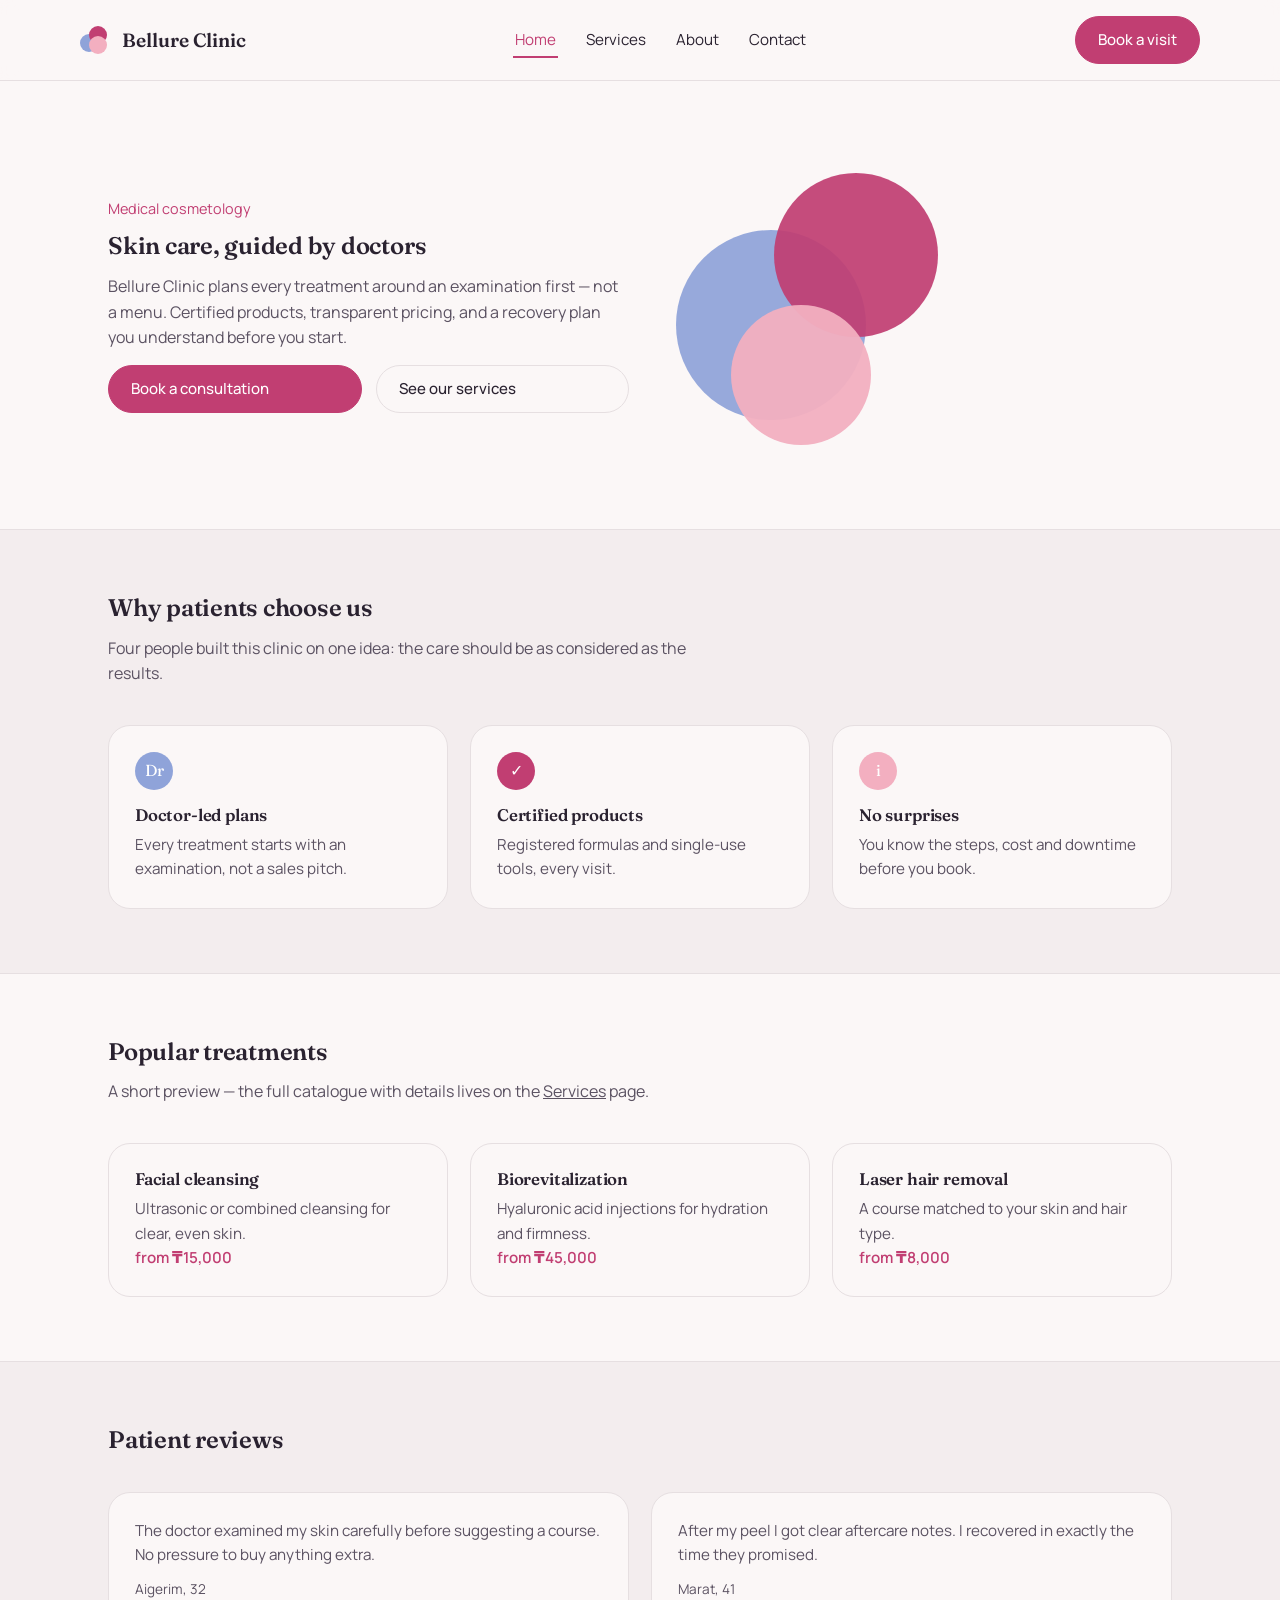
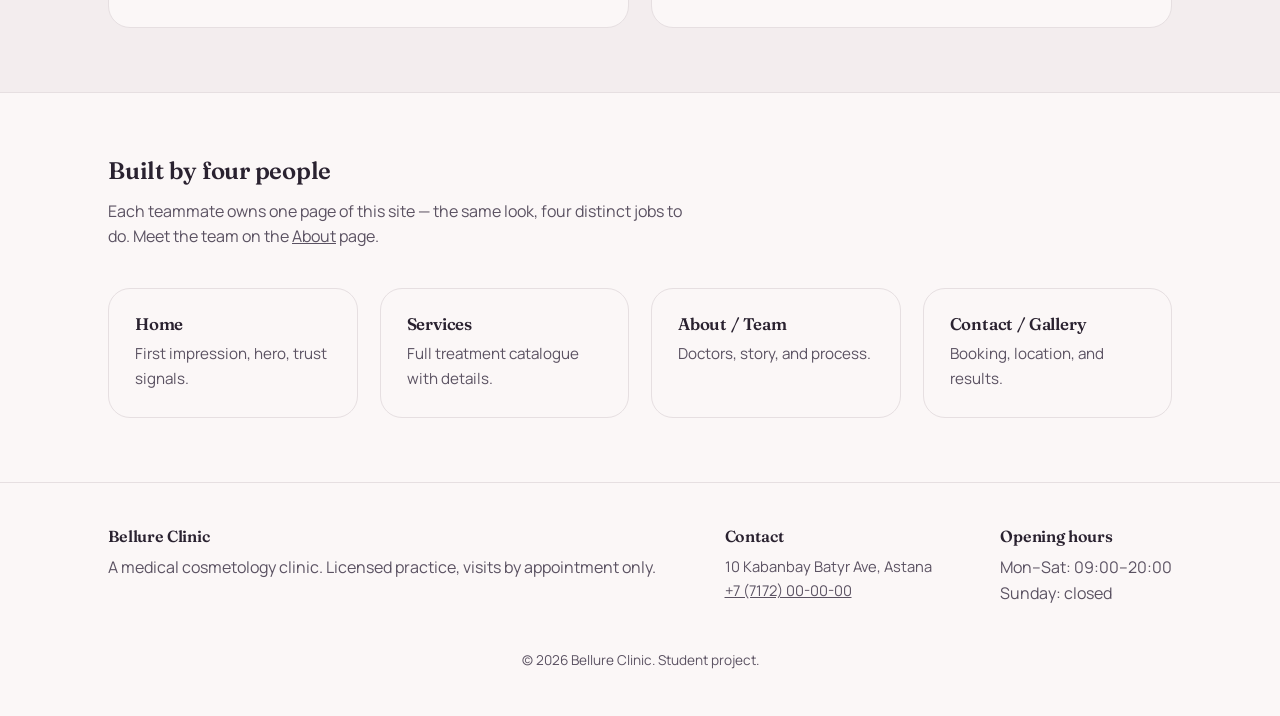
<file: index.html>
<!DOCTYPE html>
<html lang="en">
<head>
<meta charset="utf-8">
<meta name="viewport" content="width=device-width, initial-scale=1">
<meta name="description" content="Bellure Clinic — medical cosmetology in Astana. Doctor-led treatments, certified products, transparent pricing.">
<title>Bellure Clinic — Medical Cosmetology in Astana</title>
<link rel="preconnect" href="https://fonts.googleapis.com">
<link rel="preconnect" href="https://fonts.gstatic.com" crossorigin>
<link href="https://fonts.googleapis.com/css2?family=Fraunces:opsz,wght@9..144,500;9..144,600&family=Manrope:wght@400;500;700&display=swap" rel="stylesheet">
<link rel="stylesheet" href="css/style.css">
<link rel="stylesheet" href="css/responsive.css">
</head>
<body>

<header class="site-header">
  <div class="wrap bar">
    <a class="logo" href="index.html"><span class="rings" aria-hidden="true"><i></i><i></i><i></i></span>Bellure Clinic</a>
    <input type="checkbox" id="nav-toggle" class="nav-toggle-input">
    <label for="nav-toggle" class="nav-toggle" aria-label="Toggle menu"><span></span></label>
    <nav class="main-nav" aria-label="Main menu">
      <ul>
        <li><a href="index.html" aria-current="page">Home</a></li>
        <li><a href="services.html">Services</a></li>
        <li><a href="about.html">About</a></li>
        <li><a href="contact.html">Contact</a></li>
      </ul>
    </nav>
    <a class="btn" href="contact.html">Book a visit</a>
  </div>
</header>

<main>

  <section class="section hero">
    <div class="wrap flex-row" style="align-items:center;">
      <div>
        <span class="eyebrow">Medical cosmetology</span>
        <h1>Skin care, guided by doctors</h1>
        <p>Bellure Clinic plans every treatment around an examination first — not a menu. Certified products, transparent pricing, and a recovery plan you understand before you start.</p>
        <div class="flex-row" style="gap:14px;">
          <a class="btn" href="contact.html">Book a consultation</a>
          <a class="btn btn-o" href="services.html">See our services</a>
        </div>
      </div>
      <div class="hero-art">
        <img src="images/hero-illustration.svg" alt="Illustration of three overlapping circles, the Bellure Clinic mark" width="360" height="320">
      </div>
    </div>
  </section>

  <section class="section alt" id="why-us">
    <div class="wrap">
      <div class="section-head">
        <h2>Why patients choose us</h2>
        <p>Four people built this clinic on one idea: the care should be as considered as the results.</p>
      </div>
      <div class="flex-row">
        <article class="card">
          <div class="dot" style="background:var(--blue)">Dr</div>
          <h3>Doctor-led plans</h3>
          <p>Every treatment starts with an examination, not a sales pitch.</p>
        </article>
        <article class="card">
          <div class="dot" style="background:var(--rose)">&check;</div>
          <h3>Certified products</h3>
          <p>Registered formulas and single-use tools, every visit.</p>
        </article>
        <article class="card">
          <div class="dot" style="background:var(--blush)">i</div>
          <h3>No surprises</h3>
          <p>You know the steps, cost and downtime before you book.</p>
        </article>
      </div>
    </div>
  </section>

  <section class="section" id="popular">
    <div class="wrap">
      <div class="section-head">
        <h2>Popular treatments</h2>
        <p>A short preview — the full catalogue with details lives on the <a href="services.html">Services</a> page.</p>
      </div>
      <div class="grid grid-3">
        <article class="card">
          <h3>Facial cleansing</h3>
          <p>Ultrasonic or combined cleansing for clear, even skin.</p>
          <p class="price">from ₸15,000</p>
        </article>
        <article class="card">
          <h3>Biorevitalization</h3>
          <p>Hyaluronic acid injections for hydration and firmness.</p>
          <p class="price">from ₸45,000</p>
        </article>
        <article class="card">
          <h3>Laser hair removal</h3>
          <p>A course matched to your skin and hair type.</p>
          <p class="price">from ₸8,000</p>
        </article>
      </div>
    </div>
  </section>

  <section class="section alt" id="reviews">
    <div class="wrap">
      <div class="section-head">
        <h2>Patient reviews</h2>
      </div>
      <div class="flex-row">
        <blockquote class="card">
          <p>The doctor examined my skin carefully before suggesting a course. No pressure to buy anything extra.</p>
          <footer>Aigerim, 32</footer>
        </blockquote>
        <blockquote class="card">
          <p>After my peel I got clear aftercare notes. I recovered in exactly the time they promised.</p>
          <footer>Marat, 41</footer>
        </blockquote>
      </div>
    </div>
  </section>

  <section class="section" id="team-preview">
    <div class="wrap">
      <div class="section-head">
        <h2>Built by four people</h2>
        <p>Each teammate owns one page of this site — the same look, four distinct jobs to do. Meet the team on the <a href="about.html">About</a> page.</p>
      </div>
      <div class="grid grid-4">
        <div class="card"><h3>Home</h3><p>First impression, hero, trust signals.</p></div>
        <div class="card"><h3>Services</h3><p>Full treatment catalogue with details.</p></div>
        <div class="card"><h3>About / Team</h3><p>Doctors, story, and process.</p></div>
        <div class="card"><h3>Contact / Gallery</h3><p>Booking, location, and results.</p></div>
      </div>
    </div>
  </section>

</main>

<footer class="site-footer">
  <div class="wrap">
    <div class="footer-cols">
      <section>
        <h2>Bellure Clinic</h2>
        <p>A medical cosmetology clinic. Licensed practice, visits by appointment only.</p>
      </section>
      <section>
        <h2>Contact</h2>
        <address>10 Kabanbay Batyr Ave, Astana<br><a href="tel:+77172000000">+7 (7172) 00-00-00</a></address>
      </section>
      <section>
        <h2>Opening hours</h2>
        <p>Mon–Sat: 09:00–20:00<br>Sunday: closed</p>
      </section>
    </div>
    <p class="copy">© 2026 Bellure Clinic. Student project.</p>
  </div>
</footer>

</body>
</html>
</file>
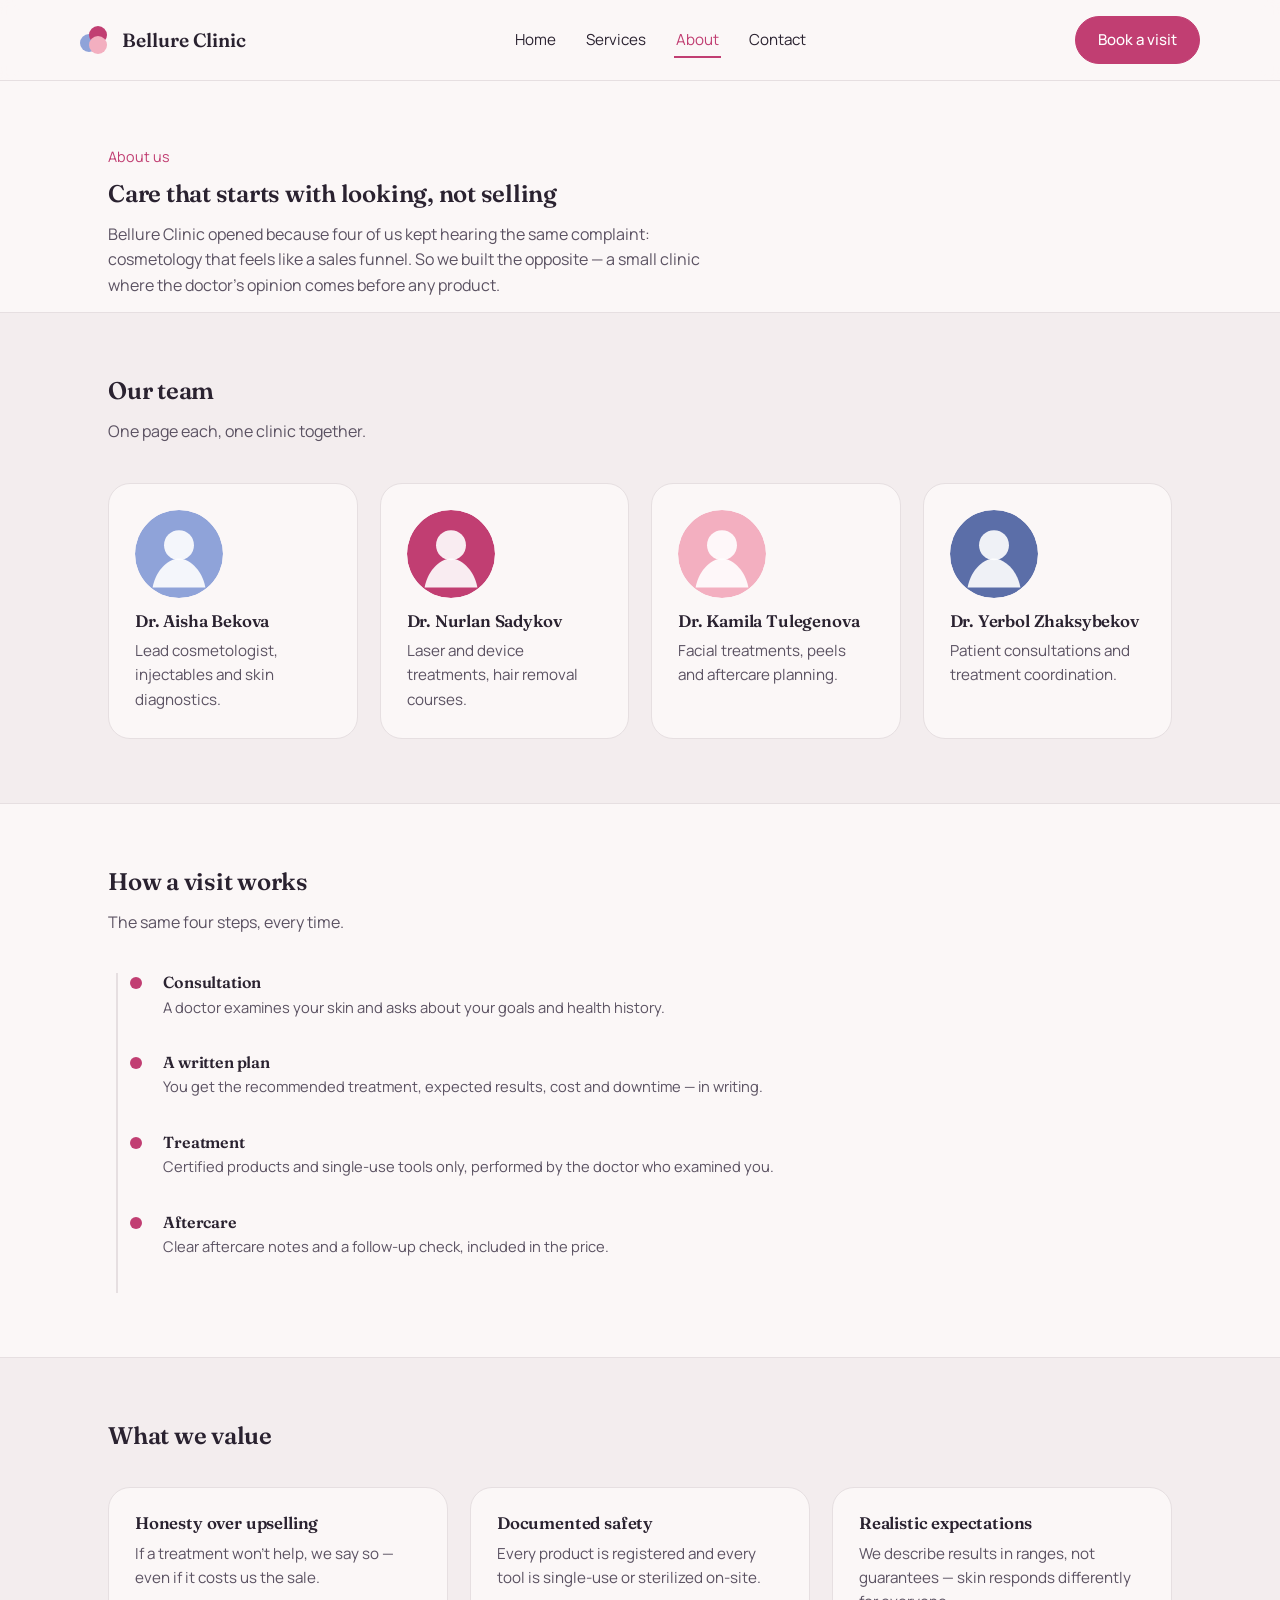
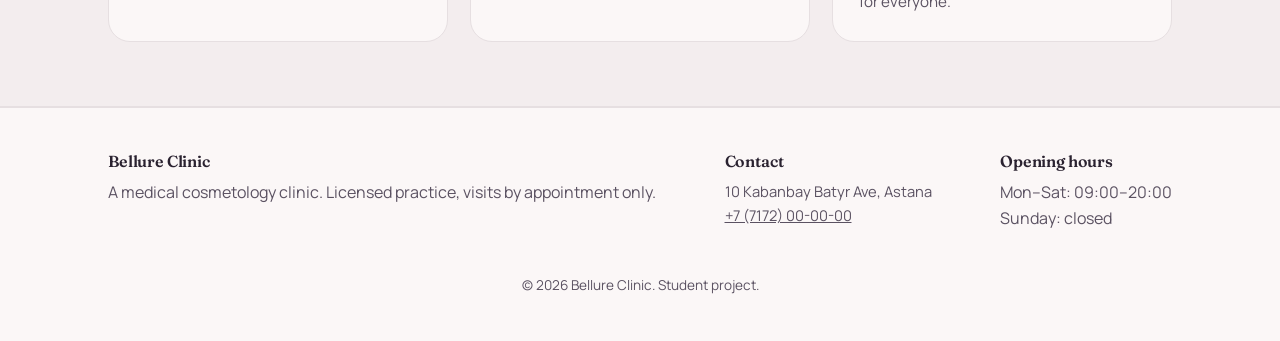
<file: about.html>
<!DOCTYPE html>
<html lang="en">
<head>
<meta charset="utf-8">
<meta name="viewport" content="width=device-width, initial-scale=1">
<meta name="description" content="About Bellure Clinic — our story, our doctors, and how we plan every treatment.">
<title>About & Our Team — Bellure Clinic</title>
<link rel="preconnect" href="https://fonts.googleapis.com">
<link rel="preconnect" href="https://fonts.gstatic.com" crossorigin>
<link href="https://fonts.googleapis.com/css2?family=Fraunces:opsz,wght@9..144,500;9..144,600&family=Manrope:wght@400;500;700&display=swap" rel="stylesheet">
<link rel="stylesheet" href="css/style.css">
<link rel="stylesheet" href="css/responsive.css">
</head>
<body>

<header class="site-header">
  <div class="wrap bar">
    <a class="logo" href="index.html"><span class="rings" aria-hidden="true"><i></i><i></i><i></i></span>Bellure Clinic</a>
    <input type="checkbox" id="nav-toggle" class="nav-toggle-input">
    <label for="nav-toggle" class="nav-toggle" aria-label="Toggle menu"><span></span></label>
    <nav class="main-nav" aria-label="Main menu">
      <ul>
        <li><a href="index.html">Home</a></li>
        <li><a href="services.html">Services</a></li>
        <li><a href="about.html" aria-current="page">About</a></li>
        <li><a href="contact.html">Contact</a></li>
      </ul>
    </nav>
    <a class="btn" href="contact.html">Book a visit</a>
  </div>
</header>

<main>

  <section class="section" style="padding-bottom:0;">
    <div class="wrap">
      <span class="eyebrow">About us</span>
      <h1>Care that starts with looking, not selling</h1>
      <p style="max-width:60ch;">Bellure Clinic opened because four of us kept hearing the same complaint: cosmetology that feels like a sales funnel. So we built the opposite — a small clinic where the doctor's opinion comes before any product.</p>
    </div>
  </section>

  <section class="section alt">
    <div class="wrap">
      <div class="section-head"><h2>Our team</h2><p>One page each, one clinic together.</p></div>
      <div class="grid grid-4">
        <article class="card team-card">
          <img src="images/team-1.svg" alt="Portrait illustration of Dr. Aisha Bekova">
          <h3>Dr. Aisha Bekova</h3>
          <p>Lead cosmetologist, injectables and skin diagnostics.</p>
        </article>
        <article class="card team-card">
          <img src="images/team-2.svg" alt="Portrait illustration of Dr. Nurlan Sadykov">
          <h3>Dr. Nurlan Sadykov</h3>
          <p>Laser and device treatments, hair removal courses.</p>
        </article>
        <article class="card team-card">
          <img src="images/team-3.svg" alt="Portrait illustration of Dr. Kamila Tulegenova">
          <h3>Dr. Kamila Tulegenova</h3>
          <p>Facial treatments, peels and aftercare planning.</p>
        </article>
        <article class="card team-card">
          <img src="images/team-4.svg" alt="Portrait illustration of Dr. Yerbol Zhaksybekov">
          <h3>Dr. Yerbol Zhaksybekov</h3>
          <p>Patient consultations and treatment coordination.</p>
        </article>
      </div>
    </div>
  </section>

  <section class="section">
    <div class="wrap">
      <div class="section-head"><h2>How a visit works</h2><p>The same four steps, every time.</p></div>
      <ol class="timeline">
        <li><h3>Consultation</h3><p>A doctor examines your skin and asks about your goals and health history.</p></li>
        <li><h3>A written plan</h3><p>You get the recommended treatment, expected results, cost and downtime — in writing.</p></li>
        <li><h3>Treatment</h3><p>Certified products and single-use tools only, performed by the doctor who examined you.</p></li>
        <li><h3>Aftercare</h3><p>Clear aftercare notes and a follow-up check, included in the price.</p></li>
      </ol>
    </div>
  </section>

  <section class="section alt">
    <div class="wrap">
      <div class="section-head"><h2>What we value</h2></div>
      <div class="flex-row">
        <aside class="card">
          <h3>Honesty over upselling</h3>
          <p>If a treatment won't help, we say so — even if it costs us the sale.</p>
        </aside>
        <aside class="card">
          <h3>Documented safety</h3>
          <p>Every product is registered and every tool is single-use or sterilized on-site.</p>
        </aside>
        <aside class="card">
          <h3>Realistic expectations</h3>
          <p>We describe results in ranges, not guarantees — skin responds differently for everyone.</p>
        </aside>
      </div>
    </div>
  </section>

</main>

<footer class="site-footer">
  <div class="wrap">
    <div class="footer-cols">
      <section>
        <h2>Bellure Clinic</h2>
        <p>A medical cosmetology clinic. Licensed practice, visits by appointment only.</p>
      </section>
      <section>
        <h2>Contact</h2>
        <address>10 Kabanbay Batyr Ave, Astana<br><a href="tel:+77172000000">+7 (7172) 00-00-00</a></address>
      </section>
      <section>
        <h2>Opening hours</h2>
        <p>Mon–Sat: 09:00–20:00<br>Sunday: closed</p>
      </section>
    </div>
    <p class="copy">© 2026 Bellure Clinic. Student project.</p>
  </div>
</footer>

</body>
</html>
</file>
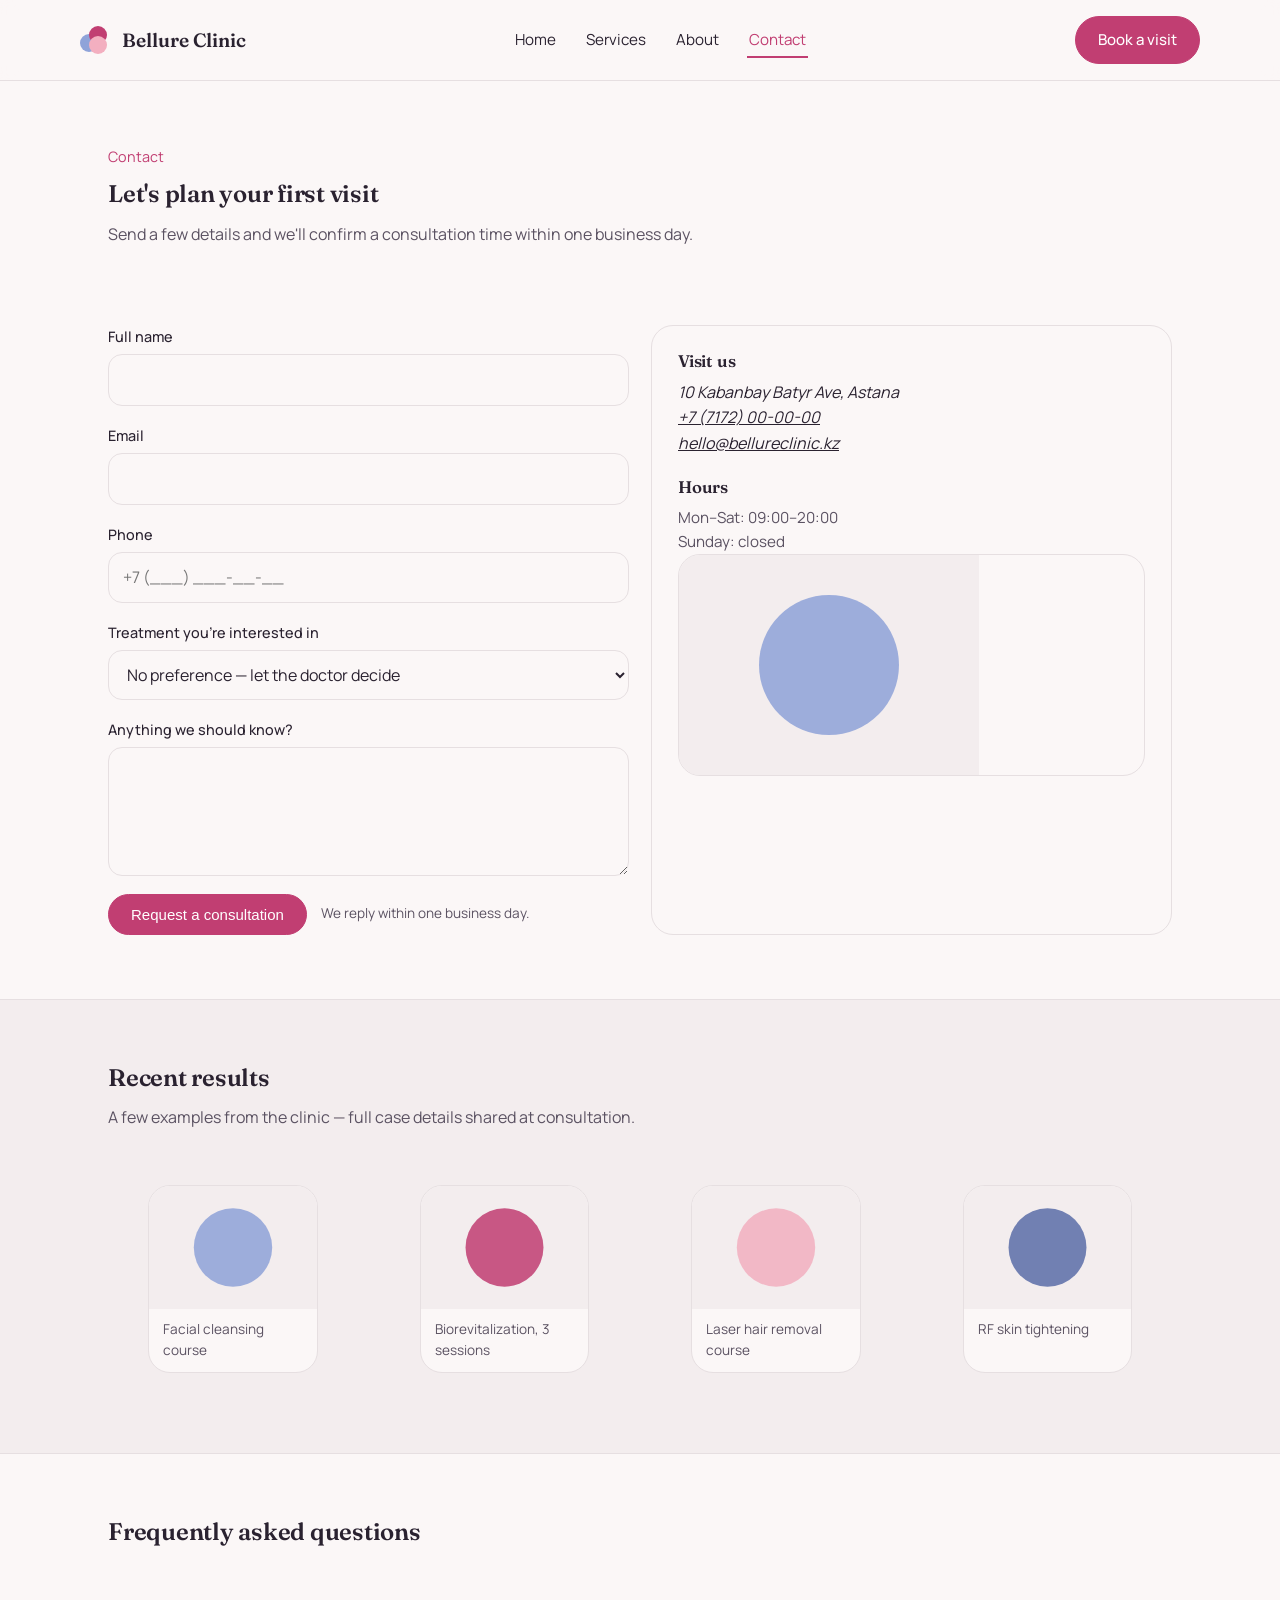
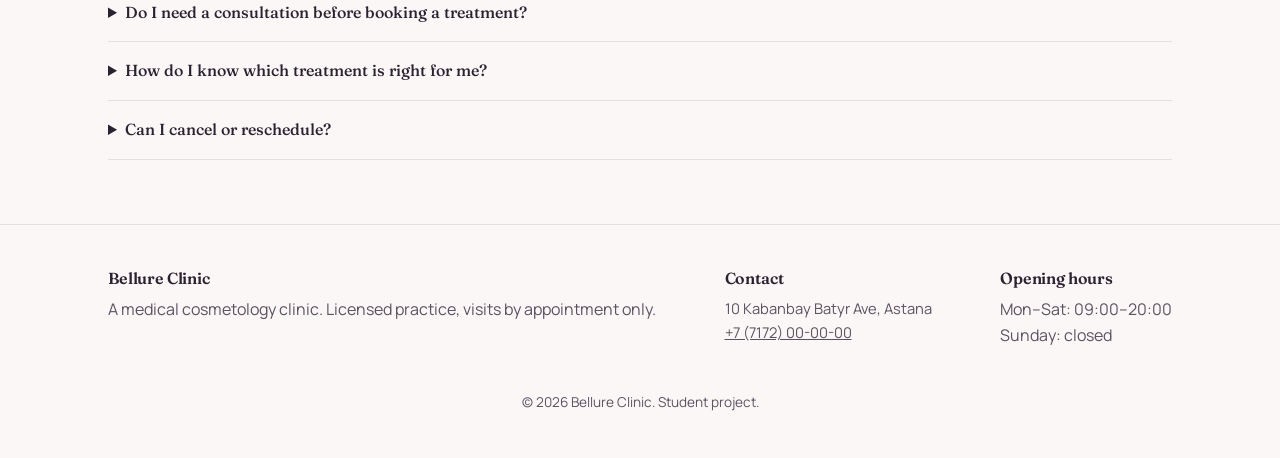
<file: contact.html>
<!DOCTYPE html>
<html lang="en">
<head>
<meta charset="utf-8">
<meta name="viewport" content="width=device-width, initial-scale=1">
<meta name="description" content="Book a consultation at Bellure Clinic, see our gallery, find our location and read frequently asked questions.">
<title>Contact & Booking — Bellure Clinic</title>
<link rel="preconnect" href="https://fonts.googleapis.com">
<link rel="preconnect" href="https://fonts.gstatic.com" crossorigin>
<link href="https://fonts.googleapis.com/css2?family=Fraunces:opsz,wght@9..144,500;9..144,600&family=Manrope:wght@400;500;700&display=swap" rel="stylesheet">
<link rel="stylesheet" href="css/style.css">
<link rel="stylesheet" href="css/responsive.css">
<style>
  .faq details{ border-bottom:1px solid var(--line); padding:16px 0; }
  .faq summary{ cursor:pointer; font-weight:500; font-family:'Fraunces',serif; }
  .faq p{ margin-top:10px; }
  .map-frame{ border-radius:var(--radius); overflow:hidden; border:1px solid var(--line); }
</style>
</head>
<body>

<header class="site-header">
  <div class="wrap bar">
    <a class="logo" href="index.html"><span class="rings" aria-hidden="true"><i></i><i></i><i></i></span>Bellure Clinic</a>
    <input type="checkbox" id="nav-toggle" class="nav-toggle-input">
    <label for="nav-toggle" class="nav-toggle" aria-label="Toggle menu"><span></span></label>
    <nav class="main-nav" aria-label="Main menu">
      <ul>
        <li><a href="index.html">Home</a></li>
        <li><a href="services.html">Services</a></li>
        <li><a href="about.html">About</a></li>
        <li><a href="contact.html" aria-current="page">Contact</a></li>
      </ul>
    </nav>
    <a class="btn" href="#booking">Book a visit</a>
  </div>
</header>

<main>

  <section class="section" style="padding-bottom:0;">
    <div class="wrap">
      <span class="eyebrow">Contact</span>
      <h1>Let's plan your first visit</h1>
      <p style="max-width:60ch;">Send a few details and we'll confirm a consultation time within one business day.</p>
    </div>
  </section>

  <section class="section" id="booking">
    <div class="wrap grid grid-2">
      <form action="#" method="post">
        <div class="field">
          <label for="name">Full name</label>
          <input type="text" id="name" name="name" required autocomplete="name">
        </div>
        <div class="field">
          <label for="email">Email</label>
          <input type="email" id="email" name="email" required autocomplete="email">
        </div>
        <div class="field">
          <label for="phone">Phone</label>
          <input type="tel" id="phone" name="phone" placeholder="+7 (___) ___-__-__" autocomplete="tel">
        </div>
        <div class="field">
          <label for="service">Treatment you're interested in</label>
          <select id="service" name="service">
            <option value="">No preference — let the doctor decide</option>
            <option value="cleansing">Cleansing & peels</option>
            <option value="injectables">Injectables</option>
            <option value="devices">Laser & device treatments</option>
          </select>
        </div>
        <div class="field">
          <label for="message">Anything we should know?</label>
          <textarea id="message" name="message" rows="4"></textarea>
        </div>
        <div class="form-actions">
          <button type="submit" class="btn">Request a consultation</button>
          <p style="margin:0; font-size:0.85rem;">We reply within one business day.</p>
        </div>
      </form>

      <aside class="card">
        <h3>Visit us</h3>
        <address>10 Kabanbay Batyr Ave, Astana<br><a href="tel:+77172000000">+7 (7172) 00-00-00</a><br><a href="mailto:hello@bellureclinic.kz">hello@bellureclinic.kz</a></address>
        <h3 style="margin-top:22px;">Hours</h3>
        <p>Mon–Sat: 09:00–20:00<br>Sunday: closed</p>
        <div class="map-frame">
          <img src="images/gallery-1.svg" alt="Illustrated map marker near Kabanbay Batyr Avenue, Astana" width="300" height="220">
        </div>
      </aside>
    </div>
  </section>

  <section class="section alt">
    <div class="wrap">
      <div class="section-head"><h2>Recent results</h2><p>A few examples from the clinic — full case details shared at consultation.</p></div>
      <div class="grid grid-4">
        <figure class="gallery-item">
          <img src="images/gallery-1.svg" alt="Illustrative before-and-after style graphic for a facial cleansing result">
          <figcaption>Facial cleansing course</figcaption>
        </figure>
        <figure class="gallery-item">
          <img src="images/gallery-2.svg" alt="Illustrative graphic representing a biorevitalization result">
          <figcaption>Biorevitalization, 3 sessions</figcaption>
        </figure>
        <figure class="gallery-item">
          <img src="images/gallery-3.svg" alt="Illustrative graphic representing a laser hair removal result">
          <figcaption>Laser hair removal course</figcaption>
        </figure>
        <figure class="gallery-item">
          <img src="images/gallery-4.svg" alt="Illustrative graphic representing an RF skin tightening result">
          <figcaption>RF skin tightening</figcaption>
        </figure>
      </div>
    </div>
  </section>

  <section class="section">
    <div class="wrap">
      <div class="section-head"><h2>Frequently asked questions</h2></div>
      <div class="faq">
        <details>
          <summary>Do I need a consultation before booking a treatment?</summary>
          <p>Yes — every first visit starts with a doctor's examination, even for simple treatments like cleansing.</p>
        </details>
        <details>
          <summary>How do I know which treatment is right for me?</summary>
          <p>The doctor recommends a plan after examining your skin. You're never asked to decide from a menu alone.</p>
        </details>
        <details>
          <summary>Can I cancel or reschedule?</summary>
          <p>Yes, free of charge up to 24 hours before your appointment.</p>
        </details>
      </div>
    </div>
  </section>

</main>

<footer class="site-footer">
  <div class="wrap">
    <div class="footer-cols">
      <section>
        <h2>Bellure Clinic</h2>
        <p>A medical cosmetology clinic. Licensed practice, visits by appointment only.</p>
      </section>
      <section>
        <h2>Contact</h2>
        <address>10 Kabanbay Batyr Ave, Astana<br><a href="tel:+77172000000">+7 (7172) 00-00-00</a></address>
      </section>
      <section>
        <h2>Opening hours</h2>
        <p>Mon–Sat: 09:00–20:00<br>Sunday: closed</p>
      </section>
    </div>
    <p class="copy">© 2026 Bellure Clinic. Student project.</p>
  </div>
</footer>

</body>
</html>
</file>
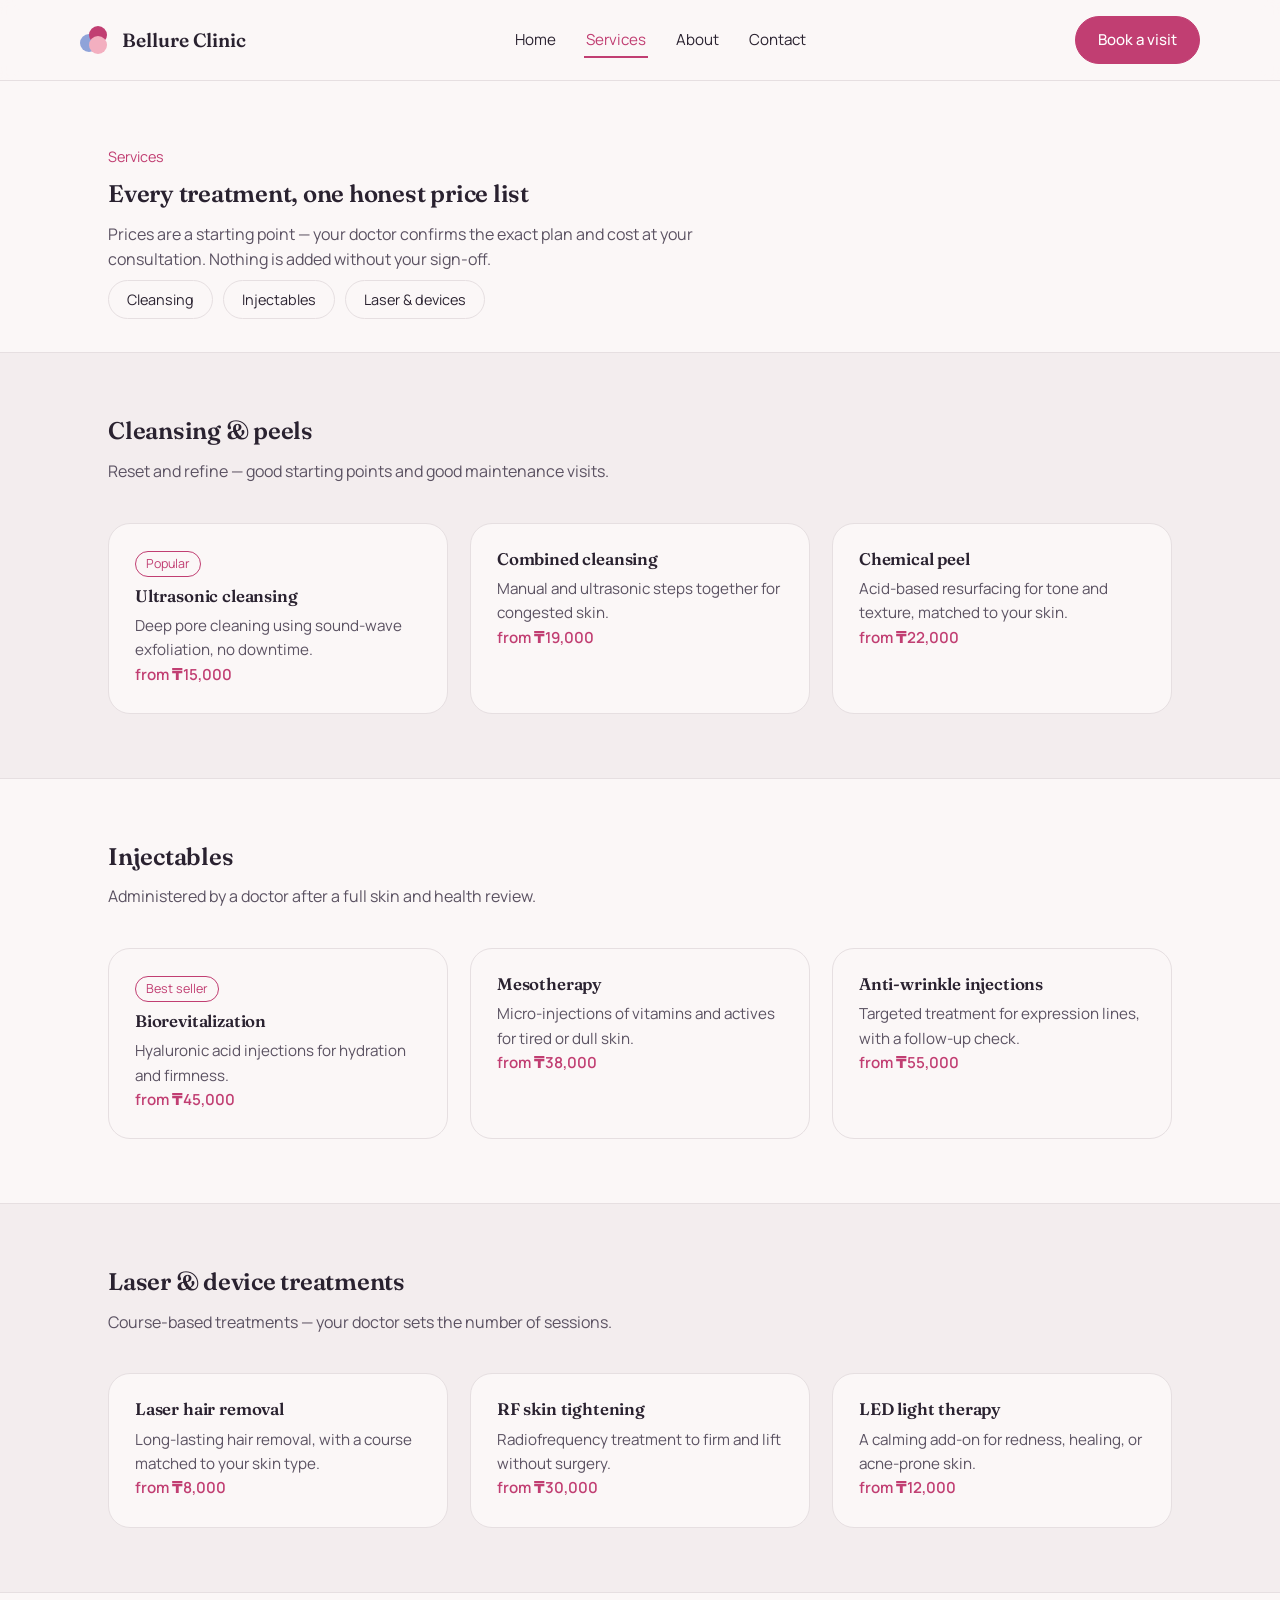
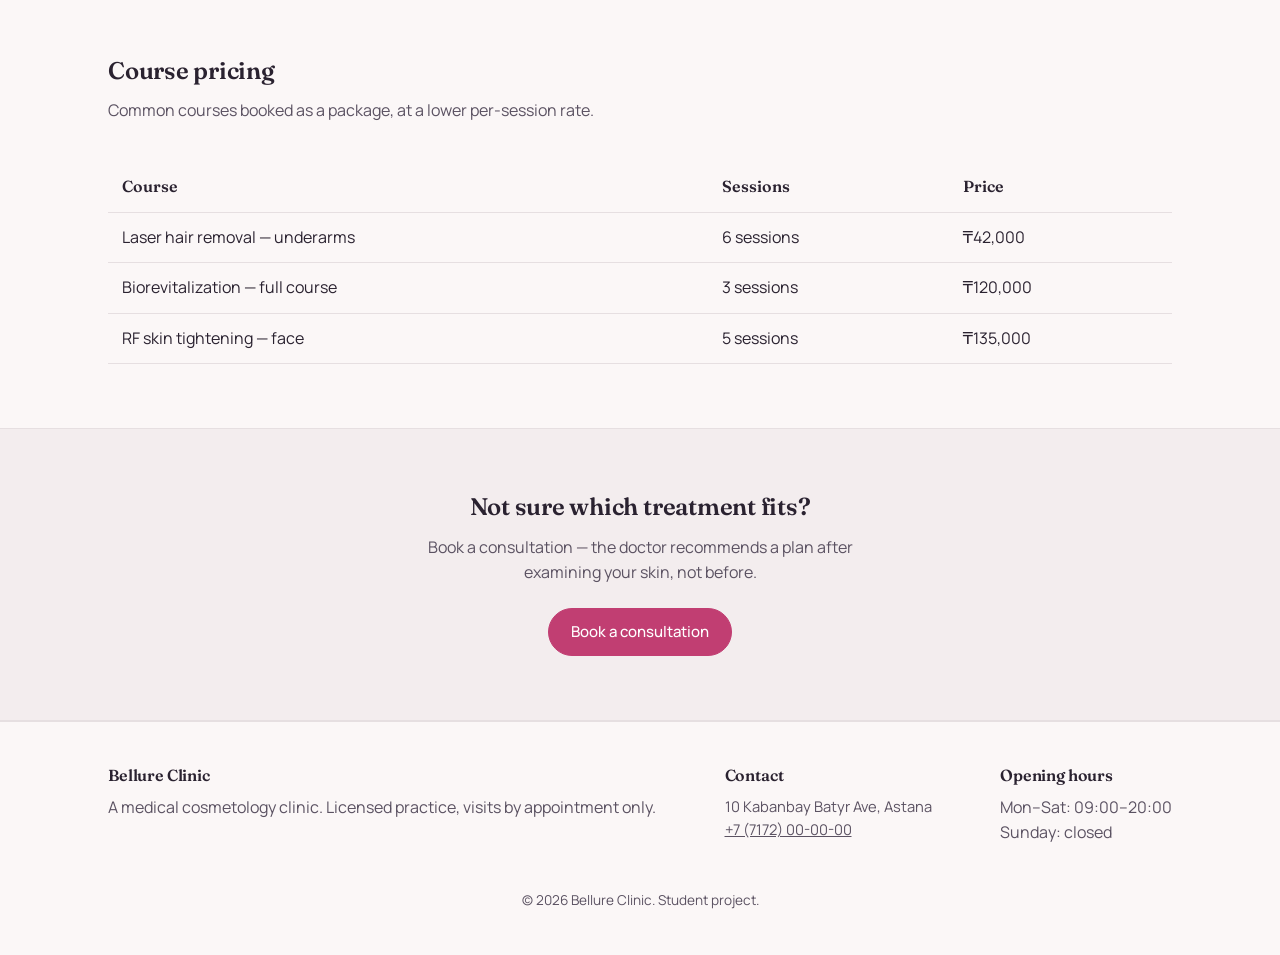
<file: services.html>
<!DOCTYPE html>
<html lang="en">
<head>
<meta charset="utf-8">
<meta name="viewport" content="width=device-width, initial-scale=1">
<meta name="description" content="Full list of Bellure Clinic treatments: cleansing, injectables, laser and device treatments, with pricing.">
<title>Services & Pricing — Bellure Clinic</title>
<link rel="preconnect" href="https://fonts.googleapis.com">
<link rel="preconnect" href="https://fonts.gstatic.com" crossorigin>
<link href="https://fonts.googleapis.com/css2?family=Fraunces:opsz,wght@9..144,500;9..144,600&family=Manrope:wght@400;500;700&display=swap" rel="stylesheet">
<link rel="stylesheet" href="css/style.css">
<link rel="stylesheet" href="css/responsive.css">
<style>
  .cat-nav ul{ display:flex; gap:10px; list-style:none; padding:0; margin:0 0 40px; flex-wrap:wrap; }
  .cat-nav a{ text-decoration:none; padding:9px 18px; border:1px solid var(--line); border-radius:999px; font-size:0.9rem; }
  .cat-nav a:hover, .cat-nav a:focus-visible{ border-color:var(--rose); color:var(--rose); }
  .service-card .tag{ display:inline-block; font-size:0.78rem; color:var(--rose); border:1px solid var(--rose); border-radius:999px; padding:2px 10px; margin-bottom:10px; }
</style>
</head>
<body>

<header class="site-header">
  <div class="wrap bar">
    <a class="logo" href="index.html"><span class="rings" aria-hidden="true"><i></i><i></i><i></i></span>Bellure Clinic</a>
    <input type="checkbox" id="nav-toggle" class="nav-toggle-input">
    <label for="nav-toggle" class="nav-toggle" aria-label="Toggle menu"><span></span></label>
    <nav class="main-nav" aria-label="Main menu">
      <ul>
        <li><a href="index.html">Home</a></li>
        <li><a href="services.html" aria-current="page">Services</a></li>
        <li><a href="about.html">About</a></li>
        <li><a href="contact.html">Contact</a></li>
      </ul>
    </nav>
    <a class="btn" href="contact.html">Book a visit</a>
  </div>
</header>

<main>

  <section class="section" style="padding-bottom:0;">
    <div class="wrap">
      <span class="eyebrow">Services</span>
      <h1>Every treatment, one honest price list</h1>
      <p style="max-width:60ch;">Prices are a starting point — your doctor confirms the exact plan and cost at your consultation. Nothing is added without your sign-off.</p>
      <nav class="cat-nav" aria-label="Jump to category">
        <ul>
          <li><a href="#cleansing">Cleansing</a></li>
          <li><a href="#injectables">Injectables</a></li>
          <li><a href="#devices">Laser & devices</a></li>
        </ul>
      </nav>
    </div>
  </section>

  <section class="section alt" id="cleansing">
    <div class="wrap">
      <div class="section-head"><h2>Cleansing & peels</h2><p>Reset and refine — good starting points and good maintenance visits.</p></div>
      <div class="grid grid-3">
        <article class="card service-card">
          <span class="tag">Popular</span>
          <h3>Ultrasonic cleansing</h3>
          <p>Deep pore cleaning using sound-wave exfoliation, no downtime.</p>
          <p class="price">from ₸15,000</p>
        </article>
        <article class="card service-card">
          <h3>Combined cleansing</h3>
          <p>Manual and ultrasonic steps together for congested skin.</p>
          <p class="price">from ₸19,000</p>
        </article>
        <article class="card service-card">
          <h3>Chemical peel</h3>
          <p>Acid-based resurfacing for tone and texture, matched to your skin.</p>
          <p class="price">from ₸22,000</p>
        </article>
      </div>
    </div>
  </section>

  <section class="section" id="injectables">
    <div class="wrap">
      <div class="section-head"><h2>Injectables</h2><p>Administered by a doctor after a full skin and health review.</p></div>
      <div class="grid grid-3">
        <article class="card service-card">
          <span class="tag">Best seller</span>
          <h3>Biorevitalization</h3>
          <p>Hyaluronic acid injections for hydration and firmness.</p>
          <p class="price">from ₸45,000</p>
        </article>
        <article class="card service-card">
          <h3>Mesotherapy</h3>
          <p>Micro-injections of vitamins and actives for tired or dull skin.</p>
          <p class="price">from ₸38,000</p>
        </article>
        <article class="card service-card">
          <h3>Anti-wrinkle injections</h3>
          <p>Targeted treatment for expression lines, with a follow-up check.</p>
          <p class="price">from ₸55,000</p>
        </article>
      </div>
    </div>
  </section>

  <section class="section alt" id="devices">
    <div class="wrap">
      <div class="section-head"><h2>Laser & device treatments</h2><p>Course-based treatments — your doctor sets the number of sessions.</p></div>
      <div class="grid grid-3">
        <article class="card service-card">
          <h3>Laser hair removal</h3>
          <p>Long-lasting hair removal, with a course matched to your skin type.</p>
          <p class="price">from ₸8,000</p>
        </article>
        <article class="card service-card">
          <h3>RF skin tightening</h3>
          <p>Radiofrequency treatment to firm and lift without surgery.</p>
          <p class="price">from ₸30,000</p>
        </article>
        <article class="card service-card">
          <h3>LED light therapy</h3>
          <p>A calming add-on for redness, healing, or acne-prone skin.</p>
          <p class="price">from ₸12,000</p>
        </article>
      </div>
    </div>
  </section>

  <section class="section">
    <div class="wrap">
      <div class="section-head"><h2>Course pricing</h2><p>Common courses booked as a package, at a lower per-session rate.</p></div>
      <table>
        <thead>
          <tr><th>Course</th><th>Sessions</th><th>Price</th></tr>
        </thead>
        <tbody>
          <tr><td>Laser hair removal — underarms</td><td>6 sessions</td><td>₸42,000</td></tr>
          <tr><td>Biorevitalization — full course</td><td>3 sessions</td><td>₸120,000</td></tr>
          <tr><td>RF skin tightening — face</td><td>5 sessions</td><td>₸135,000</td></tr>
        </tbody>
      </table>
    </div>
  </section>

  <section class="section alt">
    <div class="wrap" style="text-align:center;">
      <h2>Not sure which treatment fits?</h2>
      <p style="max-width:50ch; margin:10px auto 22px;">Book a consultation — the doctor recommends a plan after examining your skin, not before.</p>
      <a class="btn" href="contact.html">Book a consultation</a>
    </div>
  </section>

</main>

<footer class="site-footer">
  <div class="wrap">
    <div class="footer-cols">
      <section>
        <h2>Bellure Clinic</h2>
        <p>A medical cosmetology clinic. Licensed practice, visits by appointment only.</p>
      </section>
      <section>
        <h2>Contact</h2>
        <address>10 Kabanbay Batyr Ave, Astana<br><a href="tel:+77172000000">+7 (7172) 00-00-00</a></address>
      </section>
      <section>
        <h2>Opening hours</h2>
        <p>Mon–Sat: 09:00–20:00<br>Sunday: closed</p>
      </section>
    </div>
    <p class="copy">© 2026 Bellure Clinic. Student project.</p>
  </div>
</footer>

</body>
</html>
</file>
<file: css/style.css>
/* ===========================================================
   Bellure Clinic — base styles
   Design tokens, layout, and shared components (header, footer,
   buttons, cards). Page-specific rules live in each page's
   <style> or are namespaced below by section id.
   =========================================================== */

:root{
  --ink:#2A2230;
  --ink-soft:#5B5262;
  --paper:#FBF7F7;
  --paper-2:#F3EDEE;
  --blue:#8FA3D9;
  --rose:#C13E72;
  --rose-dark:#A5335F;
  --blush:#F3AFC0;
  --line:#E6DFE1;
  --radius:22px;
  --radius-sm:14px;
}

*{ box-sizing:border-box; }

html{ scroll-behavior:smooth; }

body{
  margin:0;
  background:var(--paper);
  color:var(--ink);
  font-family:'Manrope', system-ui, -apple-system, sans-serif;
  line-height:1.6;
  -webkit-font-smoothing:antialiased;
}

h1, h2, h3{
  font-family:'Fraunces', Georgia, serif;
  font-weight:600;
  line-height:1.15;
  letter-spacing:-0.01em;
  margin:0 0 14px;
}

p{ margin:0 0 14px; color:var(--ink-soft); }
a{ color:inherit; }
img{ max-width:100%; display:block; }
ul, ol{ margin:0; padding-left:1.2em; }

.wrap{ max-width:1120px; margin:0 auto; padding:0 28px; }

/* ---------- header / nav ---------- */
.site-header{
  position:sticky; top:0; z-index:30;
  background:rgba(251,247,247,0.9);
  backdrop-filter:blur(8px);
  border-bottom:1px solid var(--line);
}
.bar{ display:flex; align-items:center; justify-content:space-between; gap:20px; padding:16px 0; }
.logo{ display:flex; align-items:center; gap:10px; text-decoration:none; font-family:'Fraunces',serif; font-weight:600; font-size:1.2rem; color:var(--ink); }
.rings{ width:32px; height:28px; position:relative; flex:none; }
.rings i{ position:absolute; width:18px; height:18px; border-radius:50%; display:block; }
.rings i:nth-child(1){ background:var(--blue); left:0; top:8px; }
.rings i:nth-child(2){ background:var(--rose); left:9px; top:0; }
.rings i:nth-child(3){ background:var(--blush); left:9px; top:10px; }

.main-nav ul{ display:flex; gap:26px; list-style:none; margin:0; padding:0; }
.main-nav a{ text-decoration:none; font-size:0.95rem; padding:6px 2px; border-bottom:2px solid transparent; }
.main-nav a:hover, .main-nav a:focus-visible{ border-color:var(--rose); }
.main-nav a[aria-current="page"]{ color:var(--rose); border-color:var(--rose); }

/* Mobile nav toggle — pure CSS checkbox hack, no JS.
   The checkbox is visually hidden but stays focusable and
   operable with Space/Enter; the label is the visible button. */
.nav-toggle-input{
  position:absolute; width:1px; height:1px; padding:0; margin:-1px;
  overflow:hidden; clip:rect(0,0,0,0); white-space:nowrap; border:0;
}
.nav-toggle{ display:none; }
.nav-toggle-input:focus-visible + .nav-toggle{ outline:2px solid var(--rose); outline-offset:2px; }

.btn{
  display:inline-flex; align-items:center; gap:8px;
  background:var(--rose); color:#fff; border:1px solid var(--rose);
  padding:11px 22px; border-radius:999px; text-decoration:none;
  font-weight:500; font-size:0.94rem; cursor:pointer;
  transition:transform .15s ease, background .15s ease;
}
.btn:hover, .btn:focus-visible{ background:var(--rose-dark); transform:translateY(-1px); }
.btn-o{ background:transparent; color:var(--ink); border:1px solid var(--line); }
.btn-o:hover, .btn-o:focus-visible{ border-color:var(--rose); color:var(--rose); }

:focus-visible{ outline:2px solid var(--rose); outline-offset:2px; }

/* ---------- generic section rhythm ---------- */
.section{ padding:64px 0; }
.section.alt{ background:var(--paper-2); border-top:1px solid var(--line); border-bottom:1px solid var(--line); }
.section-head{ max-width:58ch; margin-bottom:38px; }
.section-head p{ margin-top:8px; }
.eyebrow{ color:var(--rose); font-size:0.9rem; margin-bottom:12px; display:block; }

/* ---------- card ---------- */
.card{ background:var(--paper); border:1px solid var(--line); border-radius:var(--radius); padding:26px; }
.section.alt .card{ background:var(--paper); }
.card h3{ font-size:1.05rem; margin-bottom:8px; }
.card p{ margin:0; font-size:0.95rem; }
.dot{ width:38px; height:38px; border-radius:50%; margin-bottom:16px; display:flex; align-items:center; justify-content:center; color:#fff; font-family:'Fraunces',serif; }

/* ---------- flex row (nav, trust cards, footer columns, form actions) ---------- */
.flex-row{ display:flex; gap:22px; flex-wrap:wrap; }
.flex-row > *{ flex:1 1 240px; }

/* ---------- grid layouts ---------- */
.grid{ display:grid; gap:22px; }
.grid-3{ grid-template-columns:repeat(3, 1fr); }
.grid-2{ grid-template-columns:repeat(2, 1fr); }
.grid-4{ grid-template-columns:repeat(4, 1fr); }

.price{ margin-top:14px; color:var(--rose); font-weight:600; font-size:0.9rem; }

/* ---------- testimonials ---------- */
blockquote.card{ margin:0; }
blockquote.card footer{ margin-top:12px; font-size:0.85rem; color:var(--ink-soft); }

/* ---------- forms ---------- */
.field{ display:flex; flex-direction:column; gap:6px; margin-bottom:18px; }
.field label{ font-size:0.9rem; font-weight:500; }
.field input, .field select, .field textarea{
  border:1px solid var(--line); border-radius:var(--radius-sm);
  padding:12px 14px; font:inherit; background:var(--paper); color:var(--ink);
}
.field input:focus-visible, .field select:focus-visible, .field textarea:focus-visible{
  outline:2px solid var(--rose); outline-offset:1px;
}
.form-actions{ display:flex; gap:14px; align-items:center; flex-wrap:wrap; }

/* ---------- table (pricing / FAQ style) ---------- */
table{ width:100%; border-collapse:collapse; }
th, td{ text-align:left; padding:12px 14px; border-bottom:1px solid var(--line); }
th{ font-family:'Fraunces',serif; font-weight:600; }

/* ---------- footer ---------- */
.site-footer{ padding:44px 0 30px; border-top:1px solid var(--line); }
.footer-cols{ display:flex; gap:40px; flex-wrap:wrap; justify-content:space-between; }
.footer-cols h2{ font-size:1rem; margin-bottom:10px; }
.footer-cols address{ font-style:normal; color:var(--ink-soft); font-size:0.92rem; }
.copy{ margin-top:30px; font-size:0.85rem; color:var(--ink-soft); text-align:center; }

/* ---------- decorative orbs (hero) ---------- */
.orb-field{ position:relative; min-height:280px; }
.orb{ position:absolute; border-radius:50%; }
.orb.b{ width:190px; height:190px; background:var(--blue); left:8%; top:6%; opacity:.9; }
.orb.r{ width:160px; height:160px; background:var(--rose); left:32%; top:26%; opacity:.92; }
.orb.p{ width:140px; height:140px; background:var(--blush); left:10%; top:50%; opacity:.95; }

/* ---------- gallery ---------- */
.gallery-item{ border-radius:var(--radius); overflow:hidden; border:1px solid var(--line); background:var(--paper); }
.gallery-item figcaption{ padding:10px 14px; font-size:0.85rem; color:var(--ink-soft); }

/* ---------- team ---------- */
.team-card img{ border-radius:50%; width:88px; height:88px; margin-bottom:14px; }

/* ---------- timeline (about page) ---------- */
.timeline{ display:flex; flex-direction:column; gap:0; border-left:2px solid var(--line); margin-left:8px; }
.timeline li{ list-style:none; position:relative; padding:0 0 34px 26px; }
.timeline li::before{ content:""; position:absolute; left:-7px; top:4px; width:12px; height:12px; border-radius:50%; background:var(--rose); }
.timeline h3{ font-size:1rem; margin-bottom:4px; }
.timeline p{ margin:0; font-size:0.92rem; }
</file>
<file: css/responsive.css>
/* ===========================================================
   Bellure Clinic — responsive rules
   Tablet and phone breakpoints. Reflows nav, grids, and hero.
   =========================================================== */

/* ---------- Tablet ---------- */
@media (max-width: 900px){
  .grid-4{ grid-template-columns:repeat(2, 1fr); }
  .grid-3{ grid-template-columns:repeat(2, 1fr); }
  .hero{ flex-direction:column; }
  .hero .hero-art{ order:-1; min-height:220px; }
}

/* ---------- Phone ---------- */
@media (max-width: 640px){
  .wrap{ padding:0 20px; }
  .section{ padding:48px 0; }

  .main-nav{
    position:fixed; inset:64px 0 0 0; background:var(--paper);
    transform:translateY(-8px); opacity:0; pointer-events:none;
    transition:opacity .18s ease, transform .18s ease;
    border-top:1px solid var(--line);
  }
  .main-nav ul{ flex-direction:column; gap:0; padding:10px 28px; }
  .main-nav a{ display:block; padding:14px 0; border-bottom:1px solid var(--line); }
  .nav-toggle{
    display:inline-flex; align-items:center; justify-content:center;
    width:40px; height:40px; border-radius:50%; border:1px solid var(--line);
    background:transparent; cursor:pointer;
  }
  .nav-toggle span, .nav-toggle span::before, .nav-toggle span::after{
    content:""; display:block; width:18px; height:2px; background:var(--ink);
    position:relative; transition:transform .15s ease;
  }
  .nav-toggle span::before{ position:absolute; top:-6px; }
  .nav-toggle span::after{ position:absolute; top:6px; }

  /* checked state — driven purely by :checked, no JS */
  .nav-toggle-input:checked ~ .main-nav{ opacity:1; pointer-events:auto; transform:translateY(0); }
  .nav-toggle-input:checked + .nav-toggle span{ background:transparent; }
  .nav-toggle-input:checked + .nav-toggle span::before{ top:0; transform:rotate(45deg); }
  .nav-toggle-input:checked + .nav-toggle span::after{ top:0; transform:rotate(-45deg); }

  .grid-4, .grid-3, .grid-2{ grid-template-columns:1fr; }
  .flex-row{ flex-direction:column; }
  .flex-row > *{ flex:1 1 auto; }

  .footer-cols{ flex-direction:column; gap:26px; }

  .hero h1{ font-size:2rem; }
  .orb-field{ min-height:200px; }
  .orb.b{ width:140px; height:140px; }
  .orb.r{ width:120px; height:120px; }
  .orb.p{ width:100px; height:100px; }
}
</file>
